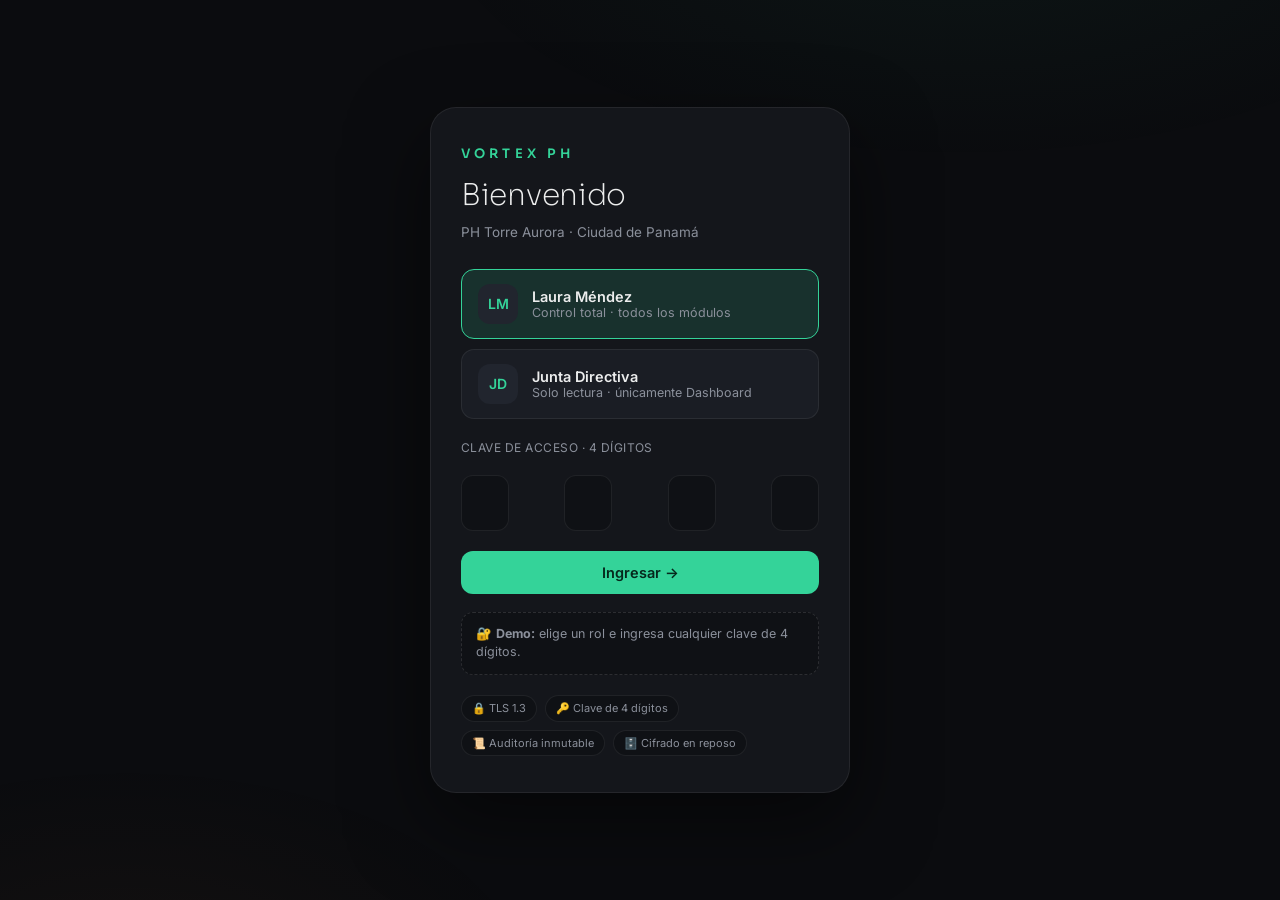
<file: index.html>
<!DOCTYPE html>
<html lang="es">
<head>
  <meta charset="UTF-8" />
  <meta name="viewport" content="width=device-width, initial-scale=1.0, viewport-fit=cover" />
  <title>VORTEX PH — Administración de Propiedad Horizontal</title>
  <script>
    // Tema día (6:00–17:59) / noche (18:00–5:59) antes del primer render, sin parpadeo
    (function () {
      var h = new Date().getHours();
      document.documentElement.setAttribute("data-theme", h >= 6 && h < 18 ? "day" : "night");
    })();
  </script>
  <link rel="preconnect" href="https://fonts.googleapis.com" />
  <link rel="preconnect" href="https://fonts.gstatic.com" crossorigin />
  <link href="https://fonts.googleapis.com/css2?family=Sora:wght@200;300;400;600&family=Inter:wght@400;500;600;700&display=swap" rel="stylesheet" />
  <link rel="stylesheet" href="styles.css" />
</head>
<body>

  <!-- ============ LOGIN ============ -->
  <div id="loginScreen" class="login-wrap">
    <div class="login-card">
      <div class="brand-mark">Vortex PH</div>
      <h1 class="login-title">Bienvenido</h1>
      <p class="login-sub">PH Torre Aurora · Ciudad de Panamá</p>

      <div class="role-cards" id="roleCards"></div>

      <div class="field"><label>CLAVE DE ACCESO · 4 DÍGITOS</label></div>
      <div class="otp-row" id="pinRow">
        <input maxlength="1" inputmode="numeric" type="password" autocomplete="off" />
        <input maxlength="1" inputmode="numeric" type="password" autocomplete="off" />
        <input maxlength="1" inputmode="numeric" type="password" autocomplete="off" />
        <input maxlength="1" inputmode="numeric" type="password" autocomplete="off" />
      </div>
      <button class="btn btn-primary" id="btnLogin">Ingresar →</button>

      <div class="login-note">🔐 <strong>Demo:</strong> elige un rol e ingresa cualquier clave de 4 dígitos.</div>
      <div class="sec-badges">
        <span class="sec-badge">🔒 TLS 1.3</span>
        <span class="sec-badge">🔑 Clave de 4 dígitos</span>
        <span class="sec-badge">📜 Auditoría inmutable</span>
        <span class="sec-badge">🗄️ Cifrado en reposo</span>
      </div>
    </div>
  </div>

  <!-- ============ APP ============ -->
  <div id="app" class="hidden">
    <header class="topbar">
      <div class="topbar-inner">
        <button class="icon-btn menu-btn" id="btnMenu" onclick="openNav()" title="Menú de módulos" aria-label="Menú">☰</button>
        <span class="brand-mark">Vortex PH</span>
        <span class="current-module" id="currentModule"></span>
        <nav class="nav-tabs" id="navTabs"></nav>
        <div class="topbar-right">
          <span class="session-chip" id="sessionChip">⏱ 30:00</span>
          <button class="icon-btn" id="btnTheme" title="Tema día / noche" onclick="toggleTheme()">🌙</button>
          <button class="icon-btn notif-btn" id="btnNotif" title="Notificaciones" onclick="openNotifs()">🔔<span class="notif-badge hidden" id="notifBadge">0</span></button>
          <span class="role-chip admin" id="roleChip"></span>
          <button class="icon-btn" id="btnLogout" title="Cerrar sesión">⏻</button>
        </div>
      </div>
    </header>
    <main class="main" id="view"></main>
    <button class="fab hidden" id="fabSim">💬 <span>Simular reporte de WhatsApp</span></button>

    <!-- Menú móvil -->
    <div id="navDrawer" class="nav-drawer hidden">
      <div class="nav-drawer-overlay" onclick="closeNav()"></div>
      <aside class="nav-drawer-panel">
        <div class="ndp-head">
          <span class="ndp-brand">Vortex PH</span>
          <button class="modal-x" onclick="closeNav()" aria-label="Cerrar menú">✕</button>
        </div>
        <div id="drawerLinks"></div>
      </aside>
    </div>
  </div>

  <div id="modalRoot"></div>
  <div id="toastRoot"></div>

  <script src="data.js"></script>
  <script src="app.js"></script>
</body>
</html>
</file>
<file: styles.css>
/* ============================================================
   VORTEX PH — Estilos (dark premium SaaS)
   ============================================================ */
:root {
  --bg: #0b0c0f;
  --bg2: #0f1115;
  --panel: #14161b;
  --panel2: #1a1d24;
  --panel3: #21252e;
  --line: rgba(255, 255, 255, 0.07);
  --line2: rgba(255, 255, 255, 0.12);
  --text: #eceded;
  --muted: #8b909b;
  --muted2: #5d626c;
  --green: #34d399;
  --green-dim: rgba(52, 211, 153, 0.14);
  --amber: #f5b84b;
  --amber-dim: rgba(245, 184, 75, 0.14);
  --orange: #fb923c;
  --orange-dim: rgba(251, 146, 60, 0.14);
  --red: #f26d6d;
  --red-dim: rgba(242, 109, 109, 0.14);
  --blue: #6ea8fe;
  --wa: #25d366;
  --wa-bg: #075e54;
  --radius: 20px;
  --radius-sm: 13px;
  --font-display: "Sora", system-ui, sans-serif;
  --font-body: "Inter", system-ui, sans-serif;
}

* { box-sizing: border-box; margin: 0; padding: 0; -webkit-tap-highlight-color: transparent; }
html { scroll-behavior: smooth; }
body {
  background: var(--bg);
  color: var(--text);
  font-family: var(--font-body);
  font-size: 15px;
  line-height: 1.5;
  min-height: 100vh;
}
/* Red de seguridad: nada se escapa horizontalmente en ninguna pantalla */
html, body { max-width: 100%; overflow-x: hidden; }
/* Los hijos de grid/flex deben poder encoger por debajo de su contenido */
.card, .kpi, .ticket, .list-row, .tpl-card, .dash-col, .dash-col > *,
.dash-grid > *, .res-grid > * { min-width: 0; }
img, svg, textarea, table, pre { max-width: 100%; }
body::before {
  content: "";
  position: fixed; inset: 0; pointer-events: none; z-index: 0;
  background:
    radial-gradient(900px 420px at 75% -10%, rgba(52, 211, 153, 0.05), transparent 60%),
    radial-gradient(700px 380px at 10% 110%, rgba(251, 146, 60, 0.04), transparent 60%);
}
button { font-family: inherit; cursor: pointer; }
input, textarea, select { font-family: inherit; }

.hidden { display: none !important; }

/* ============ LOGIN ============ */
.login-wrap {
  min-height: 100vh; display: flex; align-items: center; justify-content: center;
  padding: 24px; position: relative; z-index: 1;
}
.login-card {
  width: 100%; max-width: 420px; background: var(--panel);
  border: 1px solid var(--line); border-radius: 26px; padding: 36px 30px;
  box-shadow: 0 30px 80px rgba(0, 0, 0, 0.5);
}
.brand-mark {
  font-family: var(--font-display); font-weight: 600; letter-spacing: 0.32em;
  font-size: 13px; color: var(--green); text-transform: uppercase;
}
.login-title {
  font-family: var(--font-display); font-weight: 200; font-size: 30px;
  letter-spacing: -0.01em; margin: 10px 0 4px;
}
.login-sub { color: var(--muted); font-size: 13.5px; margin-bottom: 26px; }
.role-cards { display: grid; gap: 10px; margin-bottom: 20px; }
.role-card {
  display: flex; align-items: center; gap: 14px; text-align: left;
  background: var(--panel2); border: 1px solid var(--line); border-radius: var(--radius-sm);
  padding: 14px 16px; color: var(--text); transition: border-color 0.15s, background 0.15s;
}
.role-card:hover { border-color: var(--line2); }
.role-card.sel { border-color: var(--green); background: var(--green-dim); }
.role-avatar {
  width: 40px; height: 40px; border-radius: 12px; flex: none;
  display: flex; align-items: center; justify-content: center;
  font-weight: 600; font-size: 14px; background: var(--panel3); color: var(--green);
}
.role-card .rc-name { font-weight: 600; font-size: 14.5px; }
.role-card .rc-desc { color: var(--muted); font-size: 12.5px; }
.field { margin-bottom: 14px; }
.field label { display: block; font-size: 12px; color: var(--muted); margin-bottom: 6px; letter-spacing: 0.04em; }
.field input {
  width: 100%; background: var(--bg2); border: 1px solid var(--line); border-radius: 12px;
  color: var(--text); padding: 12px 14px; font-size: 15px; outline: none;
}
.field input:focus { border-color: var(--green); }
.btn {
  border: none; border-radius: 12px; padding: 13px 20px; font-size: 14.5px; font-weight: 600;
  display: inline-flex; align-items: center; justify-content: center; gap: 8px;
  transition: opacity 0.15s, transform 0.1s;
}
.btn:active { transform: scale(0.98); }
.btn-primary { background: var(--green); color: #06281c; width: 100%; }
.btn-primary:hover { opacity: 0.9; }
.btn-ghost { background: var(--panel3); color: var(--text); border: 1px solid var(--line); }
.btn-ghost:hover { border-color: var(--line2); }
.btn-wa { background: var(--wa); color: #052e16; }
.btn-sm { padding: 8px 14px; font-size: 13px; border-radius: 10px; }
.btn-danger { background: var(--red-dim); color: var(--red); border: 1px solid rgba(242,109,109,.3); }
.login-note {
  margin-top: 18px; padding: 12px 14px; border-radius: 12px; background: var(--bg2);
  border: 1px dashed var(--line2); color: var(--muted); font-size: 12.5px;
}
.otp-row { display: flex; gap: 8px; justify-content: space-between; margin: 18px 0 20px; }
.otp-row input {
  width: 48px; height: 56px; text-align: center; font-size: 22px; font-weight: 600;
  background: var(--bg2); border: 1px solid var(--line); border-radius: 12px; color: var(--text); outline: none;
}
.otp-row input:focus { border-color: var(--green); }
.sec-badges { display: flex; flex-wrap: wrap; gap: 8px; margin-top: 20px; }
.sec-badge {
  font-size: 11px; color: var(--muted); background: var(--bg2); border: 1px solid var(--line);
  border-radius: 999px; padding: 4px 10px; display: inline-flex; align-items: center; gap: 5px;
}

/* ============ APP SHELL ============ */
#app { position: relative; z-index: 1; }
.topbar {
  position: sticky; top: 0; z-index: 50;
  background: rgba(11, 12, 15, 0.85); backdrop-filter: blur(14px); -webkit-backdrop-filter: blur(14px);
  border-bottom: 1px solid var(--line);
}
.topbar-inner {
  max-width: 1280px; margin: 0 auto; padding: 12px 20px;
  display: flex; align-items: center; gap: 16px;
}
.topbar .brand-mark { font-size: 12px; white-space: nowrap; }
.nav-tabs {
  display: flex; gap: 4px; overflow-x: auto; scrollbar-width: none; flex: 1;
}
.nav-tabs::-webkit-scrollbar { display: none; }
.nav-tab {
  background: transparent; border: none; color: var(--muted); font-size: 13.5px; font-weight: 500;
  padding: 8px 13px; border-radius: 999px; white-space: nowrap; transition: color 0.15s, background 0.15s;
}
.nav-tab:hover { color: var(--text); }
.nav-tab.active { background: var(--panel3); color: var(--text); }
.nav-tab.locked { opacity: 0.45; }
.topbar-right { display: flex; align-items: center; gap: 10px; white-space: nowrap; }
.session-chip {
  font-size: 11.5px; color: var(--muted); background: var(--panel2); border: 1px solid var(--line);
  border-radius: 999px; padding: 5px 11px; display: inline-flex; gap: 6px; align-items: center;
}
.role-chip {
  font-size: 11.5px; font-weight: 600; border-radius: 999px; padding: 5px 11px;
  display: inline-flex; gap: 6px; align-items: center;
}
.role-chip.admin { background: var(--green-dim); color: var(--green); border: 1px solid rgba(52,211,153,.3); }
.role-chip.junta { background: var(--amber-dim); color: var(--amber); border: 1px solid rgba(245,184,75,.3); }
.icon-btn {
  background: var(--panel2); border: 1px solid var(--line); color: var(--muted);
  border-radius: 10px; width: 34px; height: 34px; display: flex; align-items: center; justify-content: center;
}
.icon-btn:hover { color: var(--text); border-color: var(--line2); }

.main { max-width: 1280px; margin: 0 auto; padding: 26px 20px 120px; }

/* ============ DASHBOARD HERO ============ */
.hero { display: flex; flex-wrap: wrap; align-items: flex-end; justify-content: space-between; gap: 14px; margin-bottom: 22px; }
.hero h1 {
  font-family: var(--font-display); font-weight: 200; font-size: clamp(28px, 4.5vw, 44px);
  letter-spacing: -0.02em; line-height: 1.1;
}
.hero .hero-sub { color: var(--muted); font-size: 13.5px; margin-top: 6px; }
.pills { display: flex; flex-wrap: wrap; gap: 8px; }
.pill {
  display: inline-flex; align-items: center; gap: 7px; font-size: 12.5px; font-weight: 500;
  background: var(--panel); border: 1px solid var(--line); border-radius: 999px; padding: 7px 13px;
}
.dot { width: 7px; height: 7px; border-radius: 50%; flex: none; }
.dot.g { background: var(--green); box-shadow: 0 0 8px rgba(52,211,153,.7); }
.dot.a { background: var(--amber); box-shadow: 0 0 8px rgba(245,184,75,.7); }
.dot.o { background: var(--orange); box-shadow: 0 0 8px rgba(251,146,60,.7); }
.dot.r { background: var(--red); box-shadow: 0 0 8px rgba(242,109,109,.7); }

/* ============ GRID / CARDS ============ */
.dash-grid { display: grid; grid-template-columns: minmax(340px, 5fr) 7fr; gap: 16px; align-items: start; }
.dash-col { display: grid; gap: 16px; }
.card {
  background: var(--panel); border: 1px solid var(--line); border-radius: var(--radius);
  padding: 20px; position: relative;
}
.card-title { font-size: 12px; letter-spacing: 0.1em; text-transform: uppercase; color: var(--muted); font-weight: 600; }
.kpi-grid { display: grid; grid-template-columns: repeat(3, 1fr); gap: 12px; }
.kpi {
  background: var(--panel); border: 1px solid var(--line); border-radius: var(--radius);
  padding: 18px; text-align: left; color: var(--text); position: relative;
  transition: border-color 0.15s, transform 0.12s; display: block; width: 100%;
}
.kpi:hover { border-color: var(--line2); transform: translateY(-2px); }
.kpi .kpi-icon { font-size: 17px; }
.kpi .kpi-num {
  font-family: var(--font-display); font-weight: 300; font-size: clamp(26px, 3vw, 36px);
  line-height: 1.1; margin: 8px 0 2px;
}
.kpi .kpi-label { color: var(--muted); font-size: 12.5px; }
.kpi .kpi-hint { font-size: 11.5px; margin-top: 6px; display: inline-flex; align-items: center; gap: 5px; }
.kpi .arrow {
  position: absolute; top: 14px; right: 14px; width: 28px; height: 28px; border-radius: 9px;
  background: var(--panel3); color: var(--muted); display: flex; align-items: center; justify-content: center;
  font-size: 13px; transition: background 0.15s, color 0.15s;
}
.kpi:hover .arrow { background: var(--green); color: #06281c; }
.txt-g { color: var(--green); } .txt-a { color: var(--amber); } .txt-o { color: var(--orange); }
.txt-r { color: var(--red); } .txt-m { color: var(--muted); }

/* ============ EDIFICIO 3D ============ */
.building-card { padding: 20px 20px 14px; }
.building-head { display: flex; align-items: center; justify-content: space-between; margin-bottom: 6px; }
.building-legend { display: flex; gap: 12px; font-size: 11.5px; color: var(--muted); }
.building-legend span { display: inline-flex; align-items: center; gap: 5px; }
#buildingSvg { width: 100%; height: auto; display: block; }
.floor-front { transition: filter 0.15s; cursor: pointer; }
.floor-g .floor-front { fill: rgba(52, 211, 153, 0.16); stroke: rgba(52, 211, 153, 0.75); }
.floor-g .floor-side { fill: rgba(52, 211, 153, 0.07); stroke: rgba(52, 211, 153, 0.35); }
.floor-r .floor-front { fill: rgba(242, 109, 109, 0.18); stroke: rgba(242, 109, 109, 0.85); }
.floor-r .floor-side { fill: rgba(242, 109, 109, 0.08); stroke: rgba(242, 109, 109, 0.4); }
.floor-group { cursor: pointer; }
.floor-group:hover .floor-front { filter: brightness(1.6); }
.floor-win { fill: rgba(255, 255, 255, 0.16); pointer-events: none; }
.floor-r .floor-win { fill: rgba(255, 255, 255, 0.24); }
.floor-label { fill: var(--muted2); font-size: 10px; font-family: var(--font-body); pointer-events: none; }
.floor-count { font-size: 10px; font-weight: 700; pointer-events: none; }
.ext-chips { display: flex; flex-wrap: wrap; gap: 8px; margin-top: 10px; }
.ext-chip {
  display: inline-flex; align-items: center; gap: 7px; font-size: 12px; font-weight: 500;
  background: var(--panel2); border: 1px solid var(--line); border-radius: 999px; padding: 6px 12px;
  color: var(--text); transition: border-color 0.15s;
}
.ext-chip:hover { border-color: var(--line2); }

/* ============ GRÁFICAS / GAUGES ============ */
.chart-legend { display: flex; gap: 14px; font-size: 12px; color: var(--muted); margin-top: 4px; }
.chart-legend i { width: 10px; height: 3px; border-radius: 2px; display: inline-block; margin-right: 5px; vertical-align: middle; }
.gauge-row { display: grid; grid-template-columns: repeat(3, 1fr); gap: 8px; }
.gauge-box { text-align: center; }
.gauge-box svg { width: 100%; max-width: 130px; }
.gauge-val { font-family: var(--font-display); font-weight: 300; font-size: 22px; margin-top: -34px; }
.gauge-label { color: var(--muted); font-size: 11.5px; margin-top: 2px; }

/* ============ SECCIONES / MÓDULOS ============ */
.view-head { display: flex; flex-wrap: wrap; align-items: center; justify-content: space-between; gap: 12px; margin-bottom: 18px; }
.view-head h2 { font-family: var(--font-display); font-weight: 200; font-size: clamp(24px, 3.5vw, 34px); letter-spacing: -0.01em; }
.view-head .crumb { color: var(--muted); font-size: 12.5px; margin-top: 2px; }
.seg-tabs { display: flex; gap: 6px; flex-wrap: wrap; }
.seg-tab {
  background: var(--panel); border: 1px solid var(--line); color: var(--muted);
  border-radius: 999px; padding: 8px 15px; font-size: 13px; font-weight: 500;
}
.seg-tab.active { background: var(--panel3); color: var(--text); border-color: var(--line2); }
.cat-grid { display: grid; grid-template-columns: repeat(auto-fill, minmax(290px, 1fr)); gap: 12px; }
.ticket {
  background: var(--panel); border: 1px solid var(--line); border-radius: var(--radius);
  padding: 16px; text-align: left; color: var(--text); width: 100%;
  display: flex; flex-direction: column; gap: 8px; transition: border-color 0.15s, transform 0.12s;
}
.ticket:hover { border-color: var(--line2); transform: translateY(-2px); }
.ticket-top { display: flex; align-items: center; gap: 8px; justify-content: space-between; }
.ticket-title { font-weight: 600; font-size: 14.5px; }
.ticket-desc { color: var(--muted); font-size: 12.5px; display: -webkit-box; -webkit-line-clamp: 2; -webkit-box-orient: vertical; overflow: hidden; }
.ticket-meta { display: flex; flex-wrap: wrap; gap: 6px; align-items: center; font-size: 11.5px; color: var(--muted2); }
.chip {
  display: inline-flex; align-items: center; gap: 5px; font-size: 11px; font-weight: 600;
  border-radius: 999px; padding: 3px 9px; white-space: nowrap;
}
.chip.cat { background: var(--panel3); color: var(--muted); }
.chip.nuevo { background: var(--red-dim); color: var(--red); }
.chip.proceso { background: var(--amber-dim); color: var(--amber); }
.chip.resuelto { background: var(--green-dim); color: var(--green); }
.chip.rechazado { background: var(--red-dim); color: var(--red); }
.chip.lock { background: var(--panel3); color: var(--muted); }
.chip.src { background: rgba(37, 211, 102, 0.1); color: var(--wa); }
.group-title { font-size: 12px; letter-spacing: 0.1em; text-transform: uppercase; color: var(--muted); font-weight: 600; margin: 22px 0 10px; }
.group-title:first-child { margin-top: 0; }

/* listas (residentes, comprobantes, auditoría) */
.list-row {
  display: flex; align-items: center; gap: 14px; padding: 14px 16px;
  background: var(--panel); border: 1px solid var(--line); border-radius: var(--radius-sm);
  width: 100%; text-align: left; color: var(--text); transition: border-color 0.15s;
}
.list-row:hover { border-color: var(--line2); }
.list-col { display: grid; gap: 8px; }
.avatar {
  width: 40px; height: 40px; border-radius: 12px; background: var(--panel3);
  display: flex; align-items: center; justify-content: center; font-weight: 600; font-size: 13px;
  color: var(--green); flex: none;
}
.lr-main { flex: 1; min-width: 0; }
.lr-title { font-weight: 600; font-size: 14px; }
.lr-sub { color: var(--muted); font-size: 12px; }
.lr-end { text-align: right; font-size: 12.5px; }
.money { font-family: var(--font-display); font-weight: 400; font-size: 15px; }

/* plantillas comunicados */
.tpl-grid { display: grid; grid-template-columns: repeat(auto-fill, minmax(230px, 1fr)); gap: 12px; }
.tpl-card { background: var(--panel); border: 1px solid var(--line); border-radius: var(--radius); padding: 18px; display: flex; flex-direction: column; gap: 10px; }
.tpl-thumb {
  height: 90px; border-radius: var(--radius-sm); background: var(--panel2); border: 1px solid var(--line);
  display: flex; align-items: center; justify-content: center; font-size: 34px;
}
.tpl-kind { position: absolute; top: 26px; right: 26px; }
.tpl-title { font-weight: 600; font-size: 14px; }
.tpl-body { color: var(--muted); font-size: 12px; flex: 1; }

/* votaciones */
.vote-q { margin-bottom: 16px; }
.vote-q .q { font-size: 13.5px; font-weight: 600; margin-bottom: 8px; }
.bar-row { display: flex; align-items: center; gap: 10px; margin-bottom: 6px; font-size: 12px; }
.bar-row .bar-label { width: 110px; color: var(--muted); flex: none; }
.bar-track { flex: 1; height: 8px; border-radius: 99px; background: var(--panel3); overflow: hidden; }
.bar-fill { height: 100%; border-radius: 99px; }
.bar-row .bar-val { width: 34px; text-align: right; color: var(--muted); }

/* auditoría */
.audit-row { display: flex; gap: 12px; padding: 12px 14px; border-bottom: 1px solid var(--line); font-size: 12.5px; align-items: baseline; }
.audit-row:last-child { border-bottom: none; }
.audit-t { color: var(--muted2); white-space: nowrap; font-size: 11.5px; width: 118px; flex: none; }
.audit-a { font-weight: 600; font-size: 11px; letter-spacing: 0.04em; color: var(--amber); width: 150px; flex: none; }
.audit-d { color: var(--muted); flex: 1; min-width: 0; overflow-wrap: anywhere; word-break: break-word; }
.sec-grid { display: grid; grid-template-columns: repeat(auto-fill, minmax(260px, 1fr)); gap: 12px; }
.sec-item { background: var(--panel2); border: 1px solid var(--line); border-radius: var(--radius-sm); padding: 14px 16px; }
.sec-item .si-t { font-weight: 600; font-size: 13.5px; display: flex; align-items: center; gap: 8px; margin-bottom: 4px; }
.sec-item .si-d { color: var(--muted); font-size: 12px; }

/* ============ MODALES ============ */
.modal-backdrop {
  position: fixed; inset: 0; background: rgba(5, 6, 8, 0.72); backdrop-filter: blur(6px);
  z-index: 100; display: flex; align-items: flex-end; justify-content: center; padding: 0;
  animation: fadeIn 0.18s ease;
}
@media (min-width: 640px) { .modal-backdrop { align-items: center; padding: 24px; } }
.modal {
  background: var(--panel); border: 1px solid var(--line2); width: 100%; max-width: 680px;
  max-height: 92vh; overflow-y: auto; border-radius: 24px 24px 0 0; padding: 24px;
  animation: slideUp 0.22s ease;
}
@media (min-width: 640px) { .modal { border-radius: 24px; } }
@keyframes fadeIn { from { opacity: 0; } }
@keyframes slideUp { from { transform: translateY(24px); opacity: 0; } }
.modal-head { display: flex; align-items: flex-start; justify-content: space-between; gap: 12px; margin-bottom: 14px; }
.modal-title { font-family: var(--font-display); font-weight: 300; font-size: 22px; letter-spacing: -0.01em; }
.modal-sub { color: var(--muted); font-size: 12.5px; margin-top: 3px; }
.modal-x {
  background: var(--panel3); border: none; color: var(--muted); width: 32px; height: 32px;
  border-radius: 10px; font-size: 15px; flex: none;
}
.modal-x:hover { color: var(--text); }
.modal-section { margin-top: 18px; }
.modal-section > .card-title { margin-bottom: 10px; display: block; }

/* burbuja WhatsApp */
.wa-box { background: #0a1512; border: 1px solid rgba(37, 211, 102, 0.2); border-radius: var(--radius-sm); padding: 14px; }
.wa-bubble {
  background: #1f2c24; border-radius: 4px 14px 14px 14px; padding: 10px 12px; font-size: 13.5px;
  max-width: 92%; margin-bottom: 8px; position: relative;
}
.wa-bubble.me { background: var(--wa-bg); border-radius: 14px 4px 14px 14px; margin-left: auto; }
.wa-bubble .wa-from { font-size: 11.5px; font-weight: 700; color: var(--wa); margin-bottom: 3px; }
.wa-bubble .wa-time { font-size: 10px; color: rgba(255,255,255,0.45); text-align: right; margin-top: 4px; }
.wa-media {
  background: rgba(255,255,255,0.06); border-radius: 10px; padding: 18px; text-align: center;
  font-size: 26px; margin-bottom: 6px;
}
.wa-voice { display: flex; align-items: center; gap: 10px; padding: 8px 4px 4px; }
.wa-voice .wv-play { width: 30px; height: 30px; border-radius: 50%; background: var(--wa); color: #052e16; border: none; font-size: 12px; flex: none; }
.wa-voice .wv-wave { display: flex; align-items: center; gap: 2px; flex: 1; height: 22px; }
.wa-voice .wv-wave i { width: 3px; border-radius: 2px; background: rgba(255,255,255,0.4); }
.bot-line {
  display: flex; align-items: center; gap: 9px; font-size: 12.5px; color: var(--muted);
  padding: 10px 4px 2px;
}
.bot-line .chip { flex: none; }
.spinner {
  width: 14px; height: 14px; border: 2px solid var(--line2); border-top-color: var(--green);
  border-radius: 50%; animation: spin 0.7s linear infinite; flex: none;
}
@keyframes spin { to { transform: rotate(360deg); } }

/* proveedor / acciones ticket */
.prov-list { display: grid; gap: 8px; }
.prov-row {
  display: flex; align-items: center; gap: 12px; padding: 11px 14px; border-radius: var(--radius-sm);
  background: var(--panel2); border: 1px solid var(--line); color: var(--text); width: 100%; text-align: left;
}
.prov-row.sel { border-color: var(--wa); background: rgba(37, 211, 102, 0.08); }
.prov-row .pr-name { font-weight: 600; font-size: 13.5px; }
.prov-row .pr-meta { color: var(--muted); font-size: 11.5px; }
.gen-msg {
  background: var(--bg2); border: 1px solid var(--line); border-radius: var(--radius-sm);
  padding: 13px; font-size: 13px; color: var(--text); width: 100%; min-height: 92px; resize: vertical;
}
.action-row { display: flex; flex-wrap: wrap; gap: 10px; margin-top: 12px; }
.status-select {
  background: var(--panel3); color: var(--text); border: 1px solid var(--line); border-radius: 10px;
  padding: 8px 12px; font-size: 13px; outline: none;
}
.timeline { display: grid; gap: 0; }
.tl-item { display: flex; gap: 12px; font-size: 12.5px; padding: 7px 0; }
.tl-item .tl-dot { width: 8px; height: 8px; border-radius: 50%; background: var(--green); margin-top: 5px; flex: none; }
.tl-item .tl-t { color: var(--muted2); white-space: nowrap; font-size: 11.5px; min-width: 86px; }
.tl-item .tl-e { color: var(--muted); }

/* ============ FAB / TOAST ============ */
.fab {
  position: fixed; right: 18px; bottom: 18px; z-index: 90;
  background: var(--wa); color: #052e16; border: none; border-radius: 999px;
  padding: 15px 20px; font-size: 14px; font-weight: 700; display: flex; align-items: center; gap: 9px;
  box-shadow: 0 12px 36px rgba(37, 211, 102, 0.35);
  transition: transform 0.12s;
}
.fab:hover { transform: translateY(-2px); }
#toastRoot { position: fixed; top: 70px; right: 16px; z-index: 200; display: grid; gap: 8px; max-width: 340px; }
.toast {
  background: var(--panel2); border: 1px solid var(--line2); border-left: 3px solid var(--green);
  border-radius: 12px; padding: 12px 16px; font-size: 13px;
  box-shadow: 0 12px 32px rgba(0, 0, 0, 0.5); animation: slideUp 0.2s ease;
}
.toast.warn { border-left-color: var(--amber); }
.toast.err { border-left-color: var(--red); }

/* ============================================================
   TEMA DÍA (claro) — se activa con [data-theme="day"]
   ============================================================ */
[data-theme="day"] {
  --bg: #eef1f5;
  --bg2: #e6eaef;
  --panel: #ffffff;
  --panel2: #f5f7fa;
  --panel3: #e9edf2;
  --line: rgba(15, 23, 42, 0.09);
  --line2: rgba(15, 23, 42, 0.17);
  --text: #171a20;
  --muted: #5c6472;
  --muted2: #9aa1ae;
  --green: #0ea86b;
  --green-dim: rgba(14, 168, 107, 0.13);
  --amber: #b9820f;
  --amber-dim: rgba(185, 130, 15, 0.14);
  --orange: #de6f1c;
  --orange-dim: rgba(222, 111, 28, 0.13);
  --red: #d8484a;
  --red-dim: rgba(216, 72, 74, 0.12);
  --blue: #2f6fed;
}
[data-theme="day"] body::before {
  background:
    radial-gradient(900px 420px at 75% -10%, rgba(14, 168, 107, 0.07), transparent 60%),
    radial-gradient(700px 380px at 10% 110%, rgba(222, 111, 28, 0.05), transparent 60%);
}
[data-theme="day"] .topbar { background: rgba(255, 255, 255, 0.82); }
[data-theme="day"] .card,
[data-theme="day"] .kpi,
[data-theme="day"] .ticket,
[data-theme="day"] .list-row,
[data-theme="day"] .tpl-card,
[data-theme="day"] .login-card,
[data-theme="day"] .modal {
  box-shadow: 0 1px 2px rgba(15, 23, 42, 0.04), 0 6px 18px rgba(15, 23, 42, 0.06);
}
[data-theme="day"] .btn-primary { color: #ffffff; }
[data-theme="day"] .btn-wa { background: #25d366; color: #05391f; }
[data-theme="day"] .modal-backdrop { background: rgba(20, 24, 33, 0.5); }
/* edificio en modo día */
[data-theme="day"] .floor-g .floor-front { fill: rgba(14, 168, 107, 0.14); stroke: rgba(14, 168, 107, 0.8); }
[data-theme="day"] .floor-g .floor-side { fill: rgba(14, 168, 107, 0.06); stroke: rgba(14, 168, 107, 0.3); }
[data-theme="day"] .floor-r .floor-front { fill: rgba(216, 72, 74, 0.14); stroke: rgba(216, 72, 74, 0.85); }
[data-theme="day"] .floor-r .floor-side { fill: rgba(216, 72, 74, 0.06); stroke: rgba(216, 72, 74, 0.32); }
[data-theme="day"] .floor-win { fill: rgba(15, 23, 42, 0.13); }
[data-theme="day"] .floor-r .floor-win { fill: rgba(15, 23, 42, 0.2); }
/* WhatsApp en modo día (look claro auténtico) */
[data-theme="day"] .wa-box { background: #eae6df; border-color: rgba(15, 23, 42, 0.08); }
[data-theme="day"] .wa-bubble { background: #ffffff; color: #111b21; }
[data-theme="day"] .wa-bubble.me { background: #d9fdd3; color: #111b21; }
[data-theme="day"] .wa-bubble .wa-time { color: #667781; }
[data-theme="day"] .wa-media { background: rgba(15, 23, 42, 0.05); }
[data-theme="day"] .wa-voice .wv-wave i { background: rgba(15, 23, 42, 0.35); }

/* from-label del chat (clase, no estilo inline, para poder tematizar) */
.wa-bubble .wa-from { color: var(--wa); }
.wa-bubble.me .wa-from { color: #9fe8c4; }
[data-theme="day"] .wa-bubble .wa-from { color: #047857; }
[data-theme="day"] .wa-bubble.me .wa-from { color: #047857; }

/* ============ NOTIFICACIONES ============ */
.notif-btn { position: relative; }
.notif-badge {
  position: absolute; top: -5px; right: -5px; background: var(--red); color: #fff;
  font-size: 9px; font-weight: 700; min-width: 15px; height: 15px; border-radius: 99px;
  display: flex; align-items: center; justify-content: center; padding: 0 3px; border: 1.5px solid var(--bg);
}
.notif-row { display: flex; gap: 12px; padding: 12px 4px; border-bottom: 1px solid var(--line); font-size: 13px; align-items: flex-start; }
.notif-row:last-child { border-bottom: none; }
.notif-row .ni { font-size: 17px; flex: none; }
.notif-row.unread { background: var(--green-dim); border-radius: 10px; padding: 12px; border-bottom: none; margin-bottom: 4px; }
.notif-row .nt { color: var(--muted2); font-size: 11px; margin-top: 3px; }

/* ============ CALENDARIO / RESERVAS ============ */
.res-grid { display: grid; grid-template-columns: 1.05fr 0.95fr; gap: 16px; align-items: start; }
.cal-head { display: flex; align-items: center; justify-content: space-between; margin-bottom: 14px; }
.cal-head .card-title { text-transform: capitalize; font-size: 15px; letter-spacing: 0; color: var(--text); font-family: var(--font-display); font-weight: 300; }
.cal-grid { display: grid; grid-template-columns: repeat(7, minmax(0, 1fr)); gap: 5px; }
.cal-dow { text-align: center; font-size: 10.5px; color: var(--muted2); font-weight: 700; padding-bottom: 4px; letter-spacing: 0.04em; }
.cal-cell {
  aspect-ratio: 1 / 1; border: 1px solid var(--line); border-radius: 11px; padding: 5px 6px;
  background: var(--panel2); display: flex; flex-direction: column; gap: 2px; cursor: pointer;
  transition: border-color 0.12s, transform 0.1s;
}
.cal-cell:hover { border-color: var(--line2); transform: translateY(-1px); }
.cal-cell.empty { background: transparent; border: none; cursor: default; }
.cal-cell.empty:hover { transform: none; }
.cal-cell.today { border-color: var(--green); background: var(--green-dim); }
.cal-cell .cal-day { font-size: 12px; color: var(--muted); }
.cal-cell.has .cal-day { color: var(--text); font-weight: 700; }
.cal-cell.today .cal-day { color: var(--green); font-weight: 700; }
.cal-dots { display: flex; flex-wrap: wrap; gap: 2px; margin-top: auto; }
.cal-dot { width: 6px; height: 6px; border-radius: 50%; display: inline-block; flex: none; }
.cal-legend { display: flex; flex-wrap: wrap; gap: 10px 14px; margin-top: 14px; font-size: 11px; color: var(--muted); }
.cal-legend span { display: inline-flex; align-items: center; gap: 5px; }
.res-item { display: flex; gap: 12px; align-items: center; }
.res-time { font-family: var(--font-display); font-weight: 400; font-size: 13px; color: var(--text); text-align: center; min-width: 52px; flex: none; line-height: 1.25; }
.res-time small { display: block; color: var(--muted2); font-size: 10.5px; }
.res-space-ico { width: 38px; height: 38px; border-radius: 11px; background: var(--panel3); display: flex; align-items: center; justify-content: center; font-size: 17px; flex: none; }
.chip.conflicto { background: var(--red-dim); color: var(--red); }
.chip.cancelada { background: var(--panel3); color: var(--muted2); text-decoration: line-through; }
.chip.pendiente { background: var(--amber-dim); color: var(--amber); }
.chip.confirmada { background: var(--green-dim); color: var(--green); }
.res-form { display: grid; gap: 12px; margin-top: 8px; }
.res-form label { font-size: 12px; color: var(--muted); display: block; margin-bottom: 5px; }
.res-form select, .res-form input {
  width: 100%; background: var(--bg2); border: 1px solid var(--line); border-radius: 11px;
  color: var(--text); padding: 11px 13px; font-size: 14px; outline: none;
}
.res-form select:focus, .res-form input:focus { border-color: var(--green); }
.res-form .two { display: grid; grid-template-columns: 1fr 1fr; gap: 10px; }
.mini-input {
  width: 100px; background: var(--bg2); border: 1px solid var(--line); border-radius: 9px;
  color: var(--text); padding: 7px 10px; font-size: 13.5px; outline: none;
}
.mini-input:focus { border-color: var(--green); }

/* ============ MENÚ MÓVIL (hamburguesa + drawer) ============ */
.menu-btn { display: none; font-size: 17px; flex: none; }
.current-module {
  display: none; font-family: var(--font-display); font-weight: 300; font-size: 17px;
  letter-spacing: -0.01em; white-space: nowrap; overflow: hidden; text-overflow: ellipsis; flex: 1;
}
.nav-drawer { position: fixed; inset: 0; z-index: 120; }
.nav-drawer.hidden { display: none; }
.nav-drawer-overlay { position: absolute; inset: 0; background: rgba(5, 6, 8, 0.6); backdrop-filter: blur(3px); -webkit-backdrop-filter: blur(3px); animation: fadeIn 0.18s ease; }
.nav-drawer-panel {
  position: absolute; top: 0; left: 0; bottom: 0; width: 86%; max-width: 320px;
  background: var(--panel); border-right: 1px solid var(--line2); padding: 16px 12px;
  overflow-y: auto; animation: slideInLeft 0.22s ease; box-shadow: 24px 0 60px rgba(0, 0, 0, 0.45);
}
@keyframes slideInLeft { from { transform: translateX(-100%); } }
.ndp-head { display: flex; align-items: center; justify-content: space-between; margin-bottom: 14px; padding: 6px 6px 0; }
.ndp-brand { font-family: var(--font-display); font-weight: 600; letter-spacing: 0.28em; font-size: 12px; color: var(--green); text-transform: uppercase; }
.drawer-link {
  display: flex; align-items: center; gap: 13px; width: 100%; text-align: left; background: transparent;
  border: 1px solid transparent; border-radius: 14px; padding: 15px 14px; color: var(--text);
  font-size: 15.5px; font-weight: 500; margin-bottom: 2px; transition: background 0.12s;
}
.drawer-link:hover { background: var(--panel2); }
.drawer-link.active { background: var(--green-dim); border-color: rgba(52, 211, 153, 0.3); color: var(--green); }
.drawer-link.locked { opacity: 0.5; }
.drawer-link .dl-ico { font-size: 19px; width: 24px; text-align: center; flex: none; }

/* ============ RESPONSIVE ============ */
@media (max-width: 720px) {
  .menu-btn { display: flex; }
  .nav-tabs { display: none; }
  .brand-mark { display: none; }
  .current-module { display: block; }
  .session-chip { display: none; }
  .role-chip .rc-txt { display: none; }
  .role-chip { padding: 6px 9px; }
}
@media (max-width: 980px) {
  .dash-grid { grid-template-columns: 1fr; }
  .res-grid { grid-template-columns: 1fr; }
  .kpi-grid { grid-template-columns: repeat(2, 1fr); }
  .gauge-row { max-width: 440px; margin: 0 auto; }
}
@media (max-width: 640px) {
  .main { padding: 18px 14px 130px; }
  .topbar-inner { padding: 10px 14px; gap: 10px; }
  .topbar .brand-mark { display: none; }
  .session-chip { display: none; }
  .kpi { padding: 14px; }
  .modal { padding: 18px; }
  .audit-a { width: auto; }
  .audit-row { flex-wrap: wrap; }
  .fab span { display: none; }
  .fab { padding: 16px; }
}
</file>
